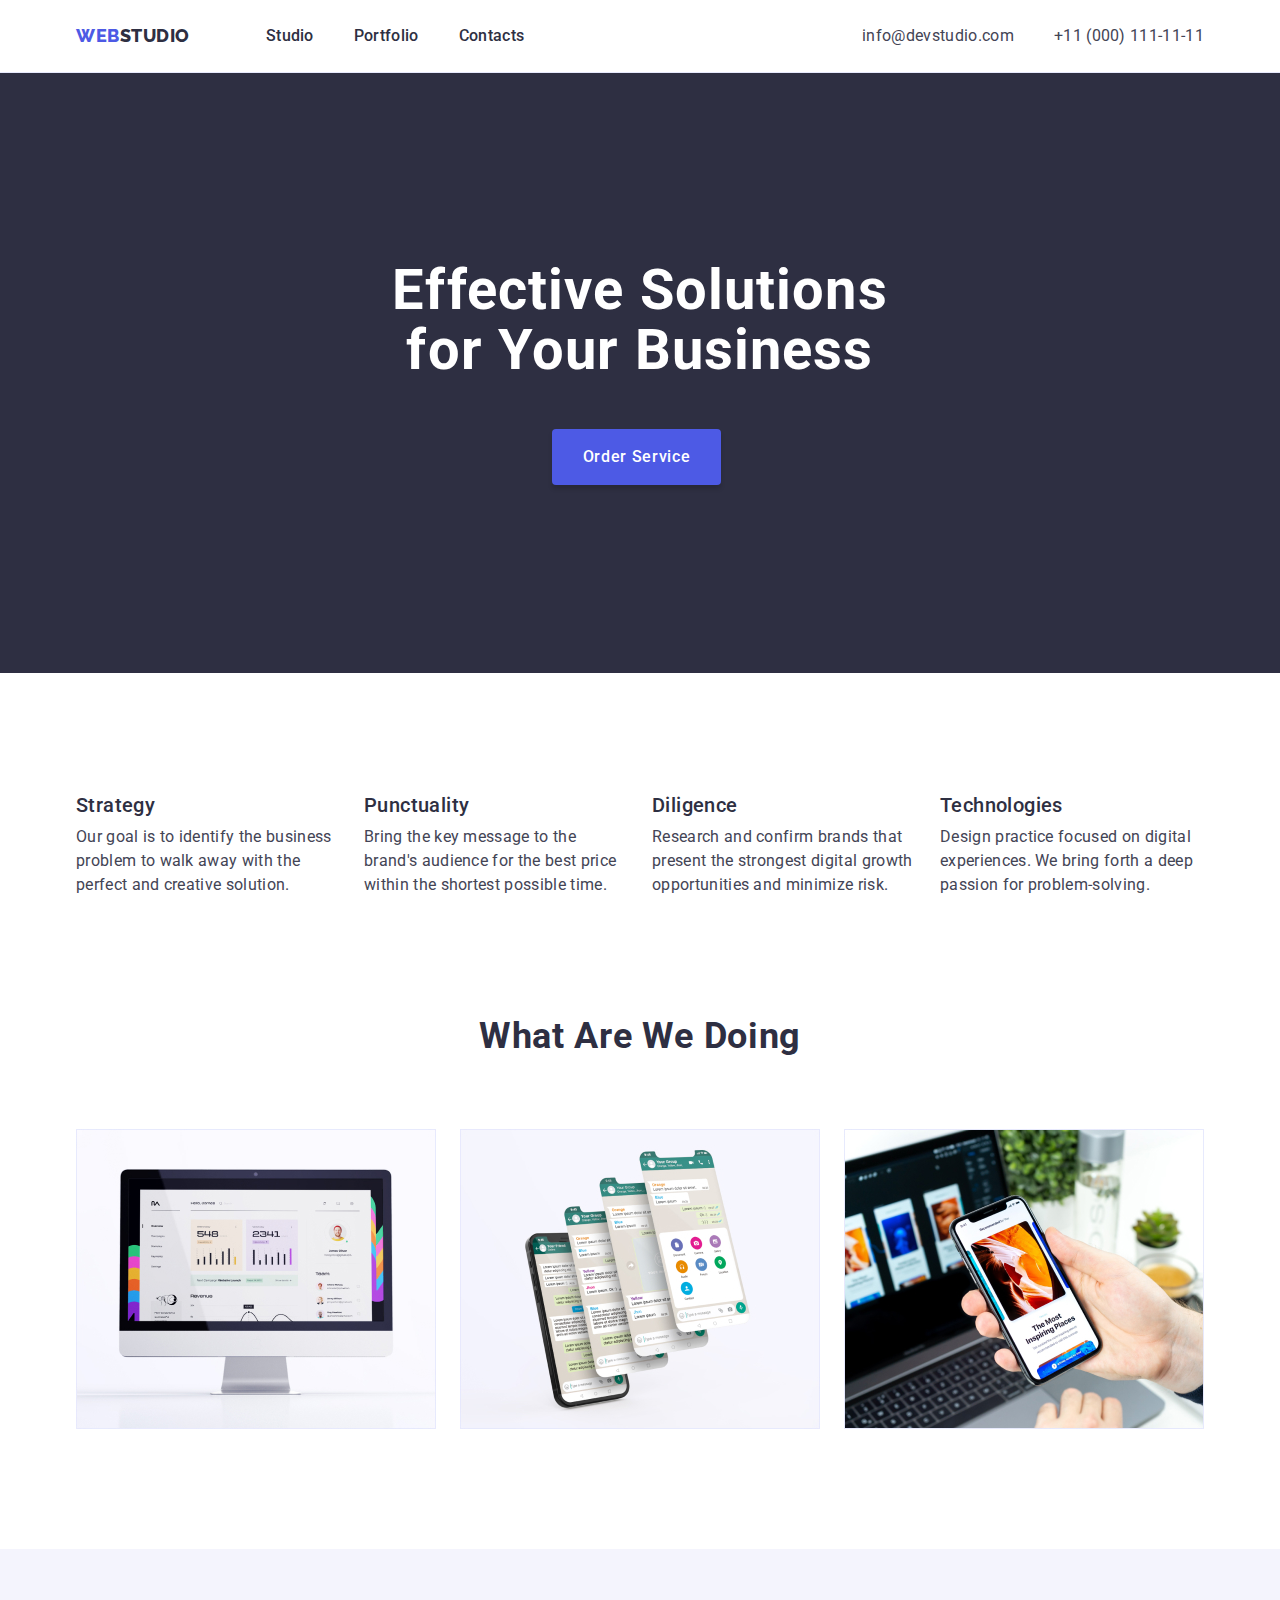
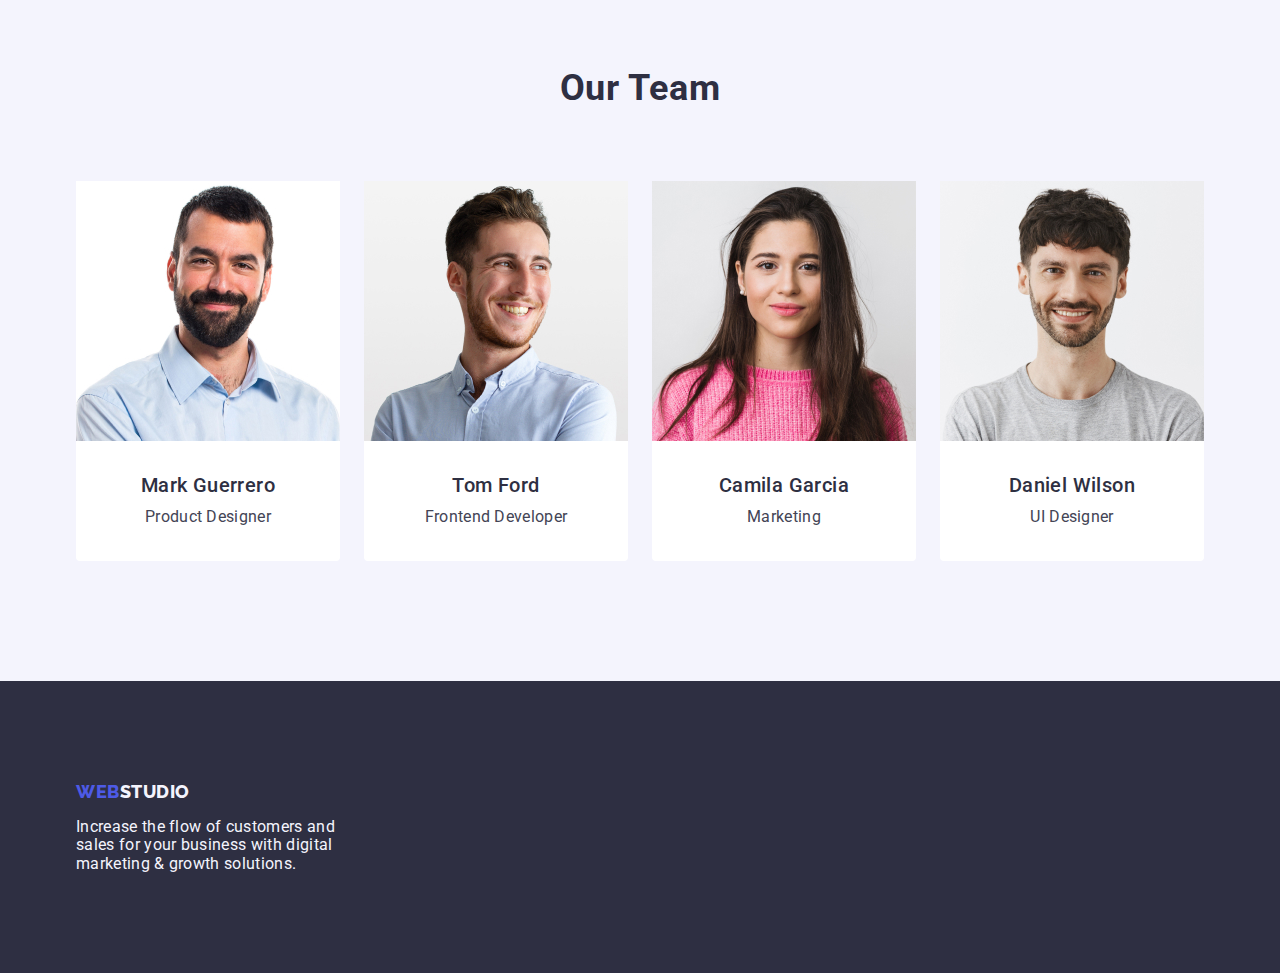
<file: index.html>
<!DOCTYPE html>
<html lang="en">
  <head>
    <meta charset="UTF-8" />
    <meta http-equiv="X-UA-Compatible" content="IE=edge" />
    <meta name="viewport" content="width=device-width, initial-scale=1.0" />
    <title>Webstudio</title>
    <link rel="preconnect" href="https://fonts.googleapis.com" />
    <link rel="preconnect" href="https://fonts.gstatic.com" crossorigin />
    <link
      href="https://fonts.googleapis.com/css2?family=Raleway:wght@800&family=Roboto:wght@400;500;700&display=swap"
      rel="stylesheet"
    />
    <link
      rel="stylesheet"
      href="https://cdnjs.cloudflare.com/ajax/libs/modern-normalize/1.1.0/modern-normalize.min.css"
    />
    <link rel="stylesheet" href="./css/styles.css" />
  </head>
  <body>
    <header class="main-header">
      <div class="container page-header-container">
        <nav class="main-nav">
          <a href="./index.html" class="page-logo-header link"
            >Web<span class="studio-logo">Studio</span></a
          >
          <ul class="nav-list list">
            <li class="nav-list-item">
              <a href="./index.html" class="nav-list-link link">Studio</a>
            </li>
            <li class="nav-list-item">
              <a href="./portfolio.html" class="nav-list-link link"
                >Portfolio</a
              >
            </li>
            <li class="nav-list-item">
              <a href="" class="nav-list-link link">Contacts</a>
            </li>
          </ul>
        </nav>
        <address class="header-address">
          <ul class="contact-list list">
            <li class="contact-list-item">
              <a href="mailto:info@devstudio.com" class="contacts-link link"
                >info@devstudio.com</a
              >
            </li>
            <li class="contact-list-item">
              <a href="tel:+110001111111" class="contacts-link link"
                >+11 (000) 111-11-11</a
              >
            </li>
          </ul>
        </address>
      </div>
    </header>
    <main class="page-main">
      <section class="section-main-busines">
        <div class="container busines-section-container">
          <h1 class="title-busines">Effective Solutions for Your Business</h1>
          <button class="modal-open-button" type="button">Order Service</button>
        </div>
      </section>
      <section class="section-main-advantages">
        <div class="container advantages-section-container">
          <h2 hidden class="hidden-list">features</h2>
          <ul class="main-list list">
            <li class="main-list-item">
              <h3 class="main-list-title">Strategy</h3>
              <p class="subtitle-main">
                Our goal is to identify the business problem to walk away with
                the perfect and creative solution.
              </p>
            </li>
            <li class="main-list-item">
              <h3 class="main-list-title">Punctuality</h3>
              <p class="subtitle-main">
                Bring the key message to the brand's audience for the best price
                within the shortest possible time.
              </p>
            </li>
            <li class="main-list-item">
              <h3 class="main-list-title">Diligence</h3>
              <p class="subtitle-main">
                Research and confirm brands that present the strongest digital
                growth opportunities and minimize risk.
              </p>
            </li>
            <li class="main-list-item">
              <h3 class="main-list-title">Technologies</h3>
              <p class="subtitle-main">
                Design practice focused on digital experiences. We bring forth a
                deep passion for problem-solving.
              </p>
            </li>
          </ul>
        </div>
      </section>
      <section class="section-project">
        <div class="container project-section-container">
          <h2 class="main-title">What are we doing</h2>
          <ul class="project-list list">
            <li class="project-list-item">
              <img
                src="./images/index/what-are-we-doing/one.jpg"
                alt="робота-1"
                width="360"
                height="300"
                class="project-list-img"
              />
            </li>
            <li class="project-list-item">
              <img
                src="./images/index/what-are-we-doing/two.jpg"
                alt="робота-2"
                width="360"
                height="300"
                class="project-list-img"
              />
            </li>
            <li class="project-list-item">
              <img
                src="./images/index/what-are-we-doing/three.jpg"
                alt="робота-3"
                width="360"
                height="300"
                class="project-list-img"
              />
            </li>
          </ul>
        </div>
      </section>
      <section class="main-section-team">
        <div class="container team-section-container">
          <h2 class="main-title">Our Team</h2>
          <ul class="team-list list">
            <li class="team-list-item">
              <img
                src="./images/index/team/Mark-Guerrero.jpg"
                alt="Product Designer"
                width="264"
                height="260"
                class="team-list-img"
              />
              <div class="team-container">
                <h3 class="team-list-workers">Mark Guerrero</h3>
                <p class="team-list-profession">Product Designer</p>
              </div>
            </li>
            <li class="team-list-item">
              <img
                src="./images/index/team/Tom-Ford.jpg"
                alt="Frontend Developer"
                width="264"
                height="260"
                class="team-list-img"
              />
              <div class="team-container">
                <h3 class="team-list-workers">Tom Ford</h3>
                <p class="team-list-profession">Frontend Developer</p>
              </div>
            </li>
            <li class="team-list-item">
              <img
                src="./images/index/team/Camila-Garcia.jpg"
                alt="Marketing"
                width="264"
                height="260"
                class="team-list-img"
              />
              <div class="team-container">
                <h3 class="team-list-workers">Camila Garcia</h3>
                <p class="team-list-profession">Marketing</p>
              </div>
            </li>
            <li class="team-list-item">
              <img
                src="./images/index/team/Daniel-Wilson.jpg"
                alt="UI Designer"
                width="264"
                height="260"
                class="team-list-img"
              />
              <div class="team-container">
                <h3 class="team-list-workers">Daniel Wilson</h3>
                <p class="team-list-profession">UI Designer</p>
              </div>
            </li>
          </ul>
        </div>
      </section>
    </main>
    <footer class="page-footer">
      <div class="container footer-section-container">
        <a href="./index.html" class="page-logo-footer link"
          >Web<span class="studio-logo-footer">Studio</span></a
        >
        <p class="footer-text">
          Increase the flow of customers and sales for your business with
          digital marketing & growth solutions.
        </p>
      </div>
    </footer>
  </body>
</html>
</file>
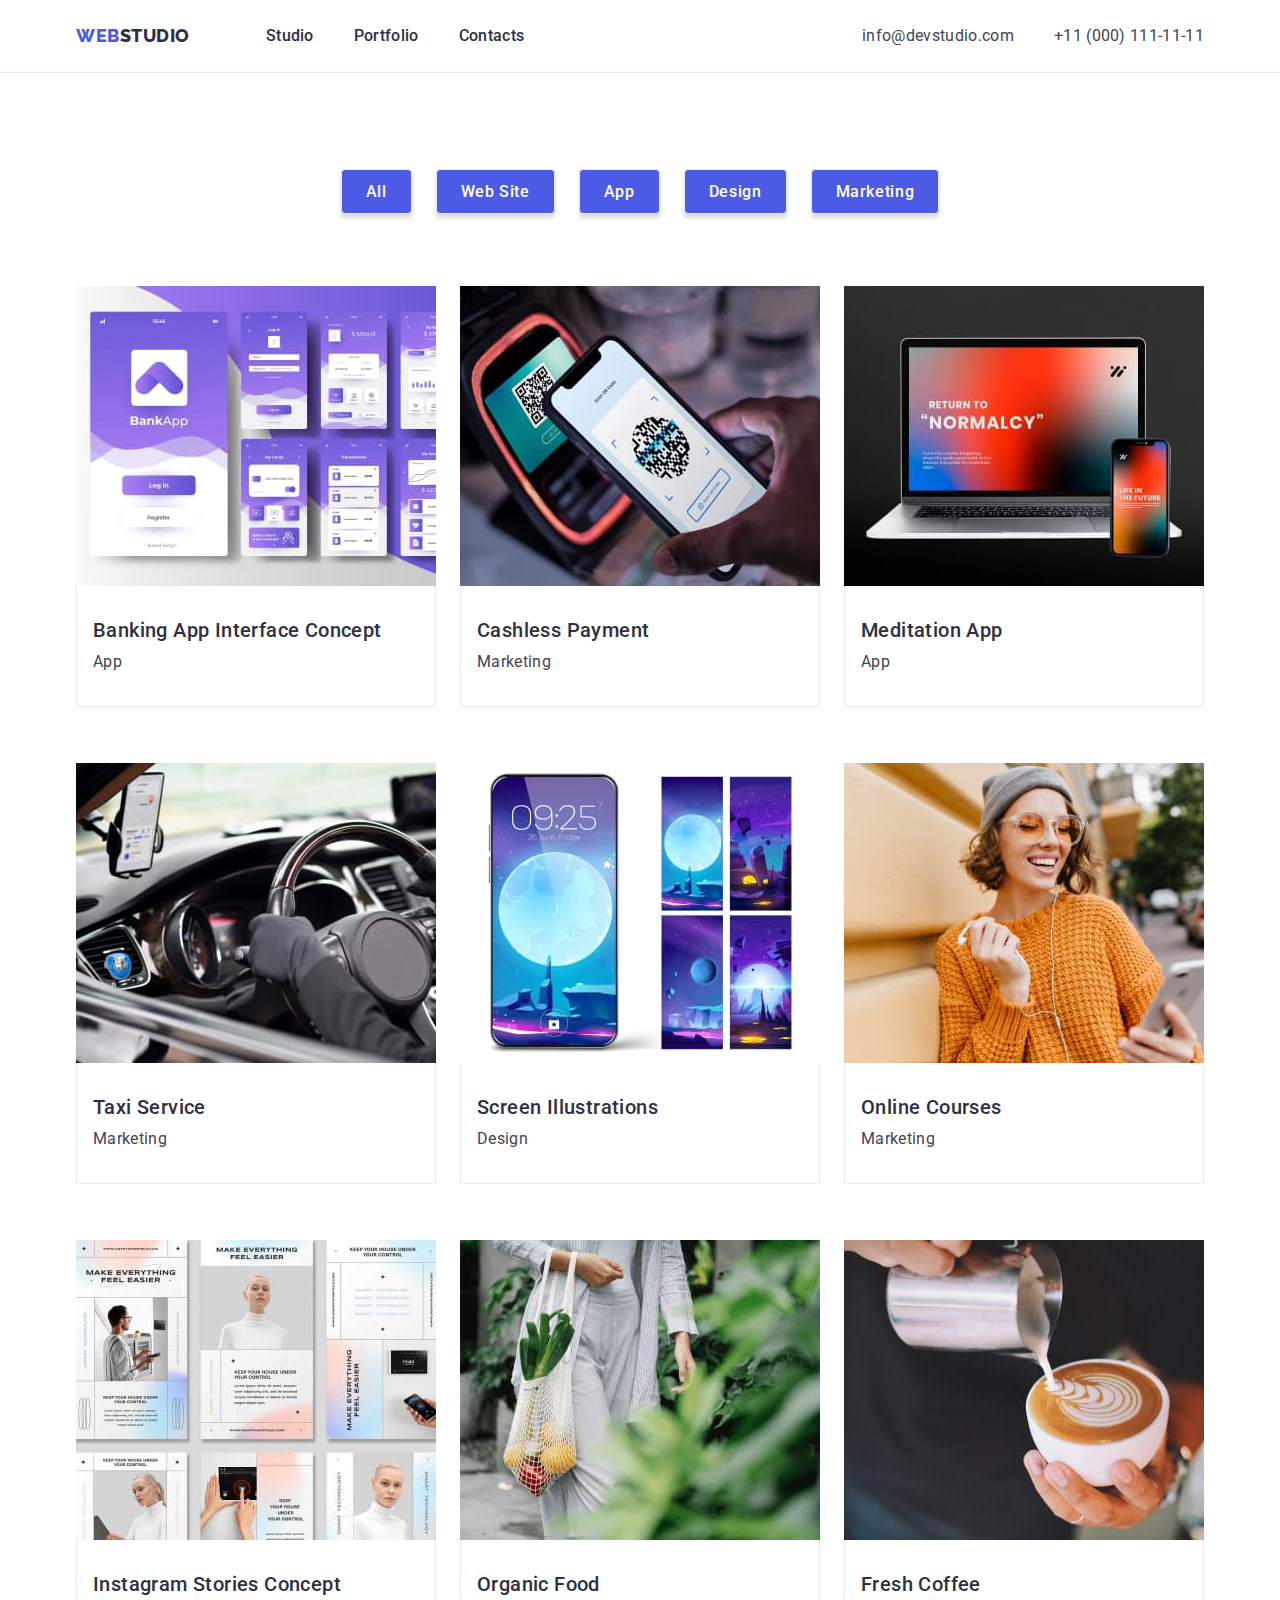
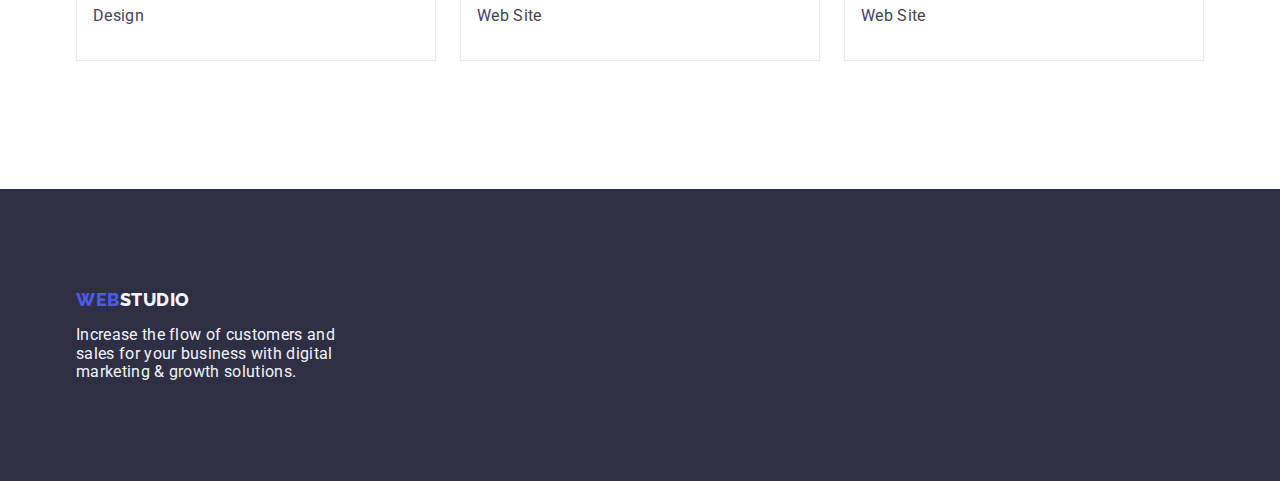
<file: portfolio.html>
<!DOCTYPE html>
<html lang="en">
  <head>
    <meta charset="UTF-8" />
    <meta http-equiv="X-UA-Compatible" content="IE=edge" />
    <meta name="viewport" content="width=device-width, initial-scale=1.0" />
    <title>Webstudio</title>
    <link rel="preconnect" href="https://fonts.googleapis.com" />
    <link rel="preconnect" href="https://fonts.gstatic.com" crossorigin />
    <link
      href="https://fonts.googleapis.com/css2?family=Raleway:wght@800&family=Roboto:wght@400;500;700&display=swap"
      rel="stylesheet"
    />
    <link
      rel="stylesheet"
      href="https://cdnjs.cloudflare.com/ajax/libs/modern-normalize/1.1.0/modern-normalize.min.css"
    />
    <link rel="stylesheet" href="./css/styles.css" />
  </head>
  <body>
    <header class="main-header">
      <div class="container page-header-container">
        <nav class="main-nav">
          <a href="./index.html" class="page-logo-header link"
            >Web<span class="studio-logo">Studio</span></a
          >
          <ul class="nav-list list">
            <li class="nav-list-item">
              <a href="./index.html" class="nav-list-link link">Studio</a>
            </li>
            <li class="nav-list-item">
              <a href="./portfolio.html" class="nav-list-link link"
                >Portfolio</a
              >
            </li>
            <li class="nav-list-item">
              <a href="" class="nav-list-link link">Contacts</a>
            </li>
          </ul>
        </nav>
        <address class="header-address">
          <ul class="contact-list list">
            <li class="contact-list-item">
              <a href="mailto:info@devstudio.com" class="contacts-link link"
                >info@devstudio.com</a
              >
            </li>
            <li class="contact-list-item">
              <a href="tel:+110001111111" class="contacts-link link"
                >+11 (000) 111-11-11</a
              >
            </li>
          </ul>
        </address>
      </div>
    </header>
    <main>
      <section class="section-main">
        <div class="container main-section-container">
          <h1 hidden>Main</h1>
          <ul class="button-list list">
            <li class="button-list-item">
              <button class="modal-open-btn" type="button">All</button>
            </li>
            <li class="button-list-item">
              <button class="modal-open-btn" type="button">Web Site</button>
            </li>
            <li class="button-list-item">
              <button class="modal-open-btn" type="button">App</button>
            </li>
            <li class="button-list-item">
              <button class="modal-open-btn" type="button">Design</button>
            </li>
            <li class="button-list-item">
              <button class="modal-open-btn" type="button">Marketing</button>
            </li>
          </ul>
          <ul class="widget-list list">
            <li class="widget-list-item">
              <a href="" class="widget-link link">
                <img
                  src="./images/Portfolio/Banking-App-Interface-Concept.jpg"
                  alt="App"
                  class="widget-list-img"
                  width="360"
                  height="300"
                />
                <div class="widget-container">
                  <h2 class="widget-list-title">
                    Banking App Interface Concept
                  </h2>
                  <p class="widget-list-text">App</p>
                </div>
              </a>
            </li>
            <li class="widget-list-item">
              <a href="" class="widget-link link">
                <img
                  src="./images/Portfolio/Cashless-Payment.jpg"
                  alt="Marketing"
                  class="widget-list-img"
                  width="360"
                  height="300"
                />
                <div class="widget-container">
                  <h2 class="widget-list-title">Cashless Payment</h2>
                  <p class="widget-list-text">Marketing</p>
                </div>
              </a>
            </li>
            <li class="widget-list-item">
              <a href="" class="widget-link link">
                <img
                  src="./images/Portfolio/Meditation-App.jpg"
                  alt="App"
                  class="widget-list-img"
                  width="360"
                  height="300"
                />
                <div class="widget-container">
                  <h2 class="widget-list-title">Meditation App</h2>
                  <p class="widget-list-text">App</p>
                </div>
              </a>
            </li>
            <li class="widget-list-item">
              <a href="" class="widget-link link">
                <img
                  src="./images/Portfolio/Taxi-Service.jpg"
                  alt="Marketing"
                  class="widget-list-img"
                  width="360"
                  height="300"
                />
                <div class="widget-container">
                  <h2 class="widget-list-title">Taxi Service</h2>
                  <p class="widget-list-text">Marketing</p>
                </div>
              </a>
            </li>
            <li class="widget-list-item">
              <a href="" class="widget-link link">
                <img
                  src="./images/Portfolio/Screen-Illustrations.jpg"
                  alt="Design"
                  class="widget-list-img"
                  width="360"
                  height="300"
                />
                <div class="widget-container">
                  <h2 class="widget-list-title">Screen Illustrations</h2>
                  <p class="widget-list-text">Design</p>
                </div>
              </a>
            </li>
            <li class="widget-list-item">
              <a href="" class="widget-link link">
                <img
                  src="./images/Portfolio/Online-Courses.jpg"
                  alt="Marketing"
                  class="widget-list-img"
                  width="360"
                  height="300"
                />
                <div class="widget-container">
                  <h2 class="widget-list-title">Online Courses</h2>
                  <p class="widget-list-text">Marketing</p>
                </div>
              </a>
            </li>
            <li class="widget-list-item">
              <a href="" class="widget-link link">
                <img
                  src="./images/Portfolio/Instagram-Stories-Concept.jpg"
                  alt="Design"
                  class="widget-list-img"
                  width="360"
                  height="300"
                />
                <div class="widget-container">
                  <h2 class="widget-list-title">Instagram Stories Concept</h2>
                  <p class="widget-list-text">Design</p>
                </div>
              </a>
            </li>
            <li class="widget-list-item">
              <a href="" class="widget-link link">
                <img
                  src="./images/Portfolio/Organic-Food.jpg"
                  alt="Web Site"
                  class="widget-list-img"
                  width="360"
                  height="300"
                />
                <div class="widget-container">
                  <h2 class="widget-list-title">Organic Food</h2>
                  <p class="widget-list-text">Web Site</p>
                </div>
              </a>
            </li>
            <li class="widget-list-item">
              <a href="" class="widget-link link">
                <img
                  src="./images/Portfolio/Fresh-Coffee.jpg"
                  alt="WebSite"
                  class="widget-list-img"
                  width="360"
                  height="300"
                />
                <div class="widget-container">
                  <h2 class="widget-list-title">Fresh Coffee</h2>
                  <p class="widget-list-text">Web Site</p>
                </div>
              </a>
            </li>
          </ul>
        </div>
      </section>
    </main>
    <footer class="page-footer">
      <div class="container footer-section-container">
        <a href="./index.html" class="page-logo-footer link"
          >Web<span class="studio-logo-footer">Studio</span></a
        >
        <p class="footer-text">
          Increase the flow of customers and sales for your business with
          digital marketing & growth solutions.
        </p>
      </div>
    </footer>
  </body>
</html>
</file>
<file: css/styles.css>
button {
  cursor: pointer;
}
.list {
  list-style: none;
}
.link {
  text-decoration: none;
}
.page-logo-header {
  font-family: "Raleway", sans-serif;
  font-weight: 800;
  font-size: 18px;
  line-height: 1.17;
  display: flex;
  align-items: center;
  letter-spacing: 0.03em;
  text-transform: uppercase;

  color: #4d5ae5;
  margin-right: 76px;
}
.nav-list-link:hover,
.nav-list-link:focus {
  color: #404bbf;
}
.studio-logo {
  color: #2e2f42;
}
.nav-list-link {
  font-family: "Roboto", sans-serif;
  font-weight: 500;
  font-size: 16px;
  line-height: 1.5;
  letter-spacing: 0.02em;
  color: #2e2f42;
  padding-top: 24px;
  padding-bottom: 24px;
}
.contacts-link {
  font-family: "Roboto", sans-serif;
  font-weight: 400;
  font-size: 16px;
  line-height: 1.5;

  letter-spacing: 0.02em;

  color: #434455;
}
.title-busines {
  font-family: "Roboto", sans-serif;
  font-weight: 700;
  font-size: 56px;
  line-height: 1.07;
  text-align: center;
  letter-spacing: 0.02em;

  color: #ffffff;
  max-width: 496px;
}
.modal-open-btn {
  font-family: "Roboto", sans-serif;
  font-weight: 500;
  font-size: 16px;
  line-height: 1.2;
  align-items: center;
  letter-spacing: 0.04em;
  color: #ffffff;
  background: #4d5ae5;
  box-shadow: 0px 4px 4px rgba(0, 0, 0, 0.15);
  border-radius: 4px;
  padding: 12px 24px;
  border: 1px solid #e7e9fc;
}
.main-list-title {
  font-family: "Roboto", sans-serif;
  font-weight: 500;
  font-size: 20px;
  line-height: 1.2;

  letter-spacing: 0.02em;

  color: #2e2f42;
  margin-bottom: 8px;
}
.subtitle-main {
  font-family: "Roboto", sans-serif;
  font-weight: 400;
  font-size: 16px;
  line-height: 1.5;
  letter-spacing: 0.02em;

  color: #434455;
}
.main-title {
  font-family: "Roboto", sans-serif;
  font-weight: 700;
  font-size: 36px;
  line-height: 1.11;
  text-align: center;
  letter-spacing: 0.02em;
  text-transform: capitalize;
  color: #2e2f42;
  margin-bottom: 72px;
}
.team-list-workers {
  font-family: "Roboto", sans-serif;
  font-weight: 500;
  font-size: 20px;
  line-height: 1.2;
  text-align: center;
  letter-spacing: 0.02em;

  color: #2e2f42;
  margin-bottom: 8px;
}
.team-list-profession {
  font-family: "Roboto", sans-serif;
  font-weight: 400;
  font-size: 16px;
  line-height: 1.5;
  text-align: center;
  letter-spacing: 0.02em;

  color: #434455;
}
.footer-text {
  font-family: "Roboto", sans-serif;
  font-weight: 400;
  font-size: 16px;
  line-height: 1, 33;
  letter-spacing: 0.02em;

  color: #f4f4fd;
  max-width: 264px;
}
.modal-open-btn:hover,
.modal-open-btn:focus {
  background: #404bbf;
  box-shadow: 0px 3px 1px rgba(0, 0, 0, 0.1), 0px 2px 1px rgba(0, 0, 0, 0.08),
    0px 2px 2px rgba(0, 0, 0, 0.12);
  border-radius: 4px;
  color: #ffffff;
  border: 1px solid transparent;
}
.widget-list-title {
  font-family: "Roboto", sans-serif;
  font-weight: 500;
  font-size: 20px;
  line-height: 1.2;

  letter-spacing: 0.02em;

  color: #2e2f42;
  margin-bottom: 8px;
}
.widget-list-text {
  font-family: "Roboto";
  font-style: normal;
  font-weight: 400;
  font-size: 16px;
  line-height: 24px;

  letter-spacing: 0.02em;

  color: #434455;
}
body {
  color: #434455;
  font-family: "Roboto", sans-serif;
  background-color: #ffffff;
}
.header-address {
  font-style: normal;
}
.contacts-link:hover,
.contacts-link:focus {
  color: #404bbf;
}
.section-main-busines {
  background-color: #2e2f42;
  padding: 188px 0;
}
.modal-open-button {
  font-family: "Roboto", sans-serif;
  font-weight: 500;
  font-size: 16px;
  line-height: 1.5;
  align-items: center;
  letter-spacing: 0.04em;
  color: #ffffff;
  background: #4d5ae5;
  box-shadow: 0px 4px 4px rgba(0, 0, 0, 0.15);
  border-radius: 4px;
  display: block;
  min-width: 169px;
  height: 56px;
  border: none;
  margin-left: 160px;
  margin-top: 48px;
}
.modal-open-button:hover,
.modal-open-button:focus {
  background-color: #404bbf;
}
.hidden-list {
  font-family: "Roboto", sans-serif;
  font-weight: 700;
  font-size: 36px;
  line-height: 1, 33;
  text-align: center;
  letter-spacing: 0.02em;
  text-transform: capitalize;
  color: #2e2f42;
}
.main-section-team {
  background-color: #f4f4fd;
}
.team-list-item {
  background-color: #ffffff;
}
.page-footer {
  background-color: #2e2f42;
}
.studio-logo-footer {
  color: #f4f4fd;
}
:root {
}
h1,
h2,
h3,
h4,
p {
  margin-top: 0;
  margin-bottom: 0;
}
ul,
ol {
  margin-top: 0;
  margin-right: 0;
  margin-bottom: 0;
}
img {
  display: block;
}
.main-header {
  display: flex;
  align-items: center;
  border-bottom: 1px solid #e7e9fc;
  padding-top: 24px;
  padding-bottom: 24px;
}
.main-nav {
  display: flex;
  align-items: center;
}
.nav-list {
  display: flex;
  align-items: center;
  gap: 40px;
}
.contact-list {
  display: flex;
  gap: 40px;
}
.container {
  width: 1158px;
  margin-left: auto;
  margin-right: auto;
  padding-left: 15px;
  padding-right: 15px;
}
.page-header-container {
  display: flex;
  align-items: center;
  justify-content: space-between;
}
ul {
  padding: 0px;
}
.busines-section-container {
  padding: 0 331px 0 331px;
}
.main-list {
  display: flex;
  gap: 24px;
}
.section-main-advantages {
  padding: 120px 0;
}
.main-list-item {
  width: calc((100% - 72px) / 4);
}
.project-list {
  display: flex;
  gap: 24px;
}
.section-project {
  padding-bottom: 120px;
}
.main-section-team {
  padding: 120px 0;
}
.team-list {
  display: flex;
  gap: 24px;
}
.team-list-item {
  width: calc((100% - 72px) / 4);
  border-radius: 0px 0px 4px 4px;
}
.team-container {
  padding: 32px 16px;
}
.page-footer {
  padding: 100px 0;
}
.page-logo-footer {
  font-family: "Raleway", sans-serif;
  font-weight: 800;
  font-size: 18px;
  line-height: 1.17;
  display: flex;
  align-items: center;
  letter-spacing: 0.03em;
  text-transform: uppercase;

  color: #4d5ae5;
  margin-right: 76px;
  display: inline-block;
  margin-bottom: 16px;
}
.button-list {
  display: flex;
  justify-content: center;
  gap: 24px;
  margin-bottom: 72px;
}
.section-main {
  padding-top: 96px;
  padding-bottom: 120px;
}
.widget-list {
  display: flex;
  flex-wrap: wrap;
  column-gap: 24px;
  row-gap: 48px;
}
.widget-list-item {
  width: calc((100% - 48px) / 3);
}
.widget-container {
  padding: 32px 16px;
  border: 1px solid #e7e9fc;
  border-top: none;
  margin-bottom: 8px;
}
</file>
